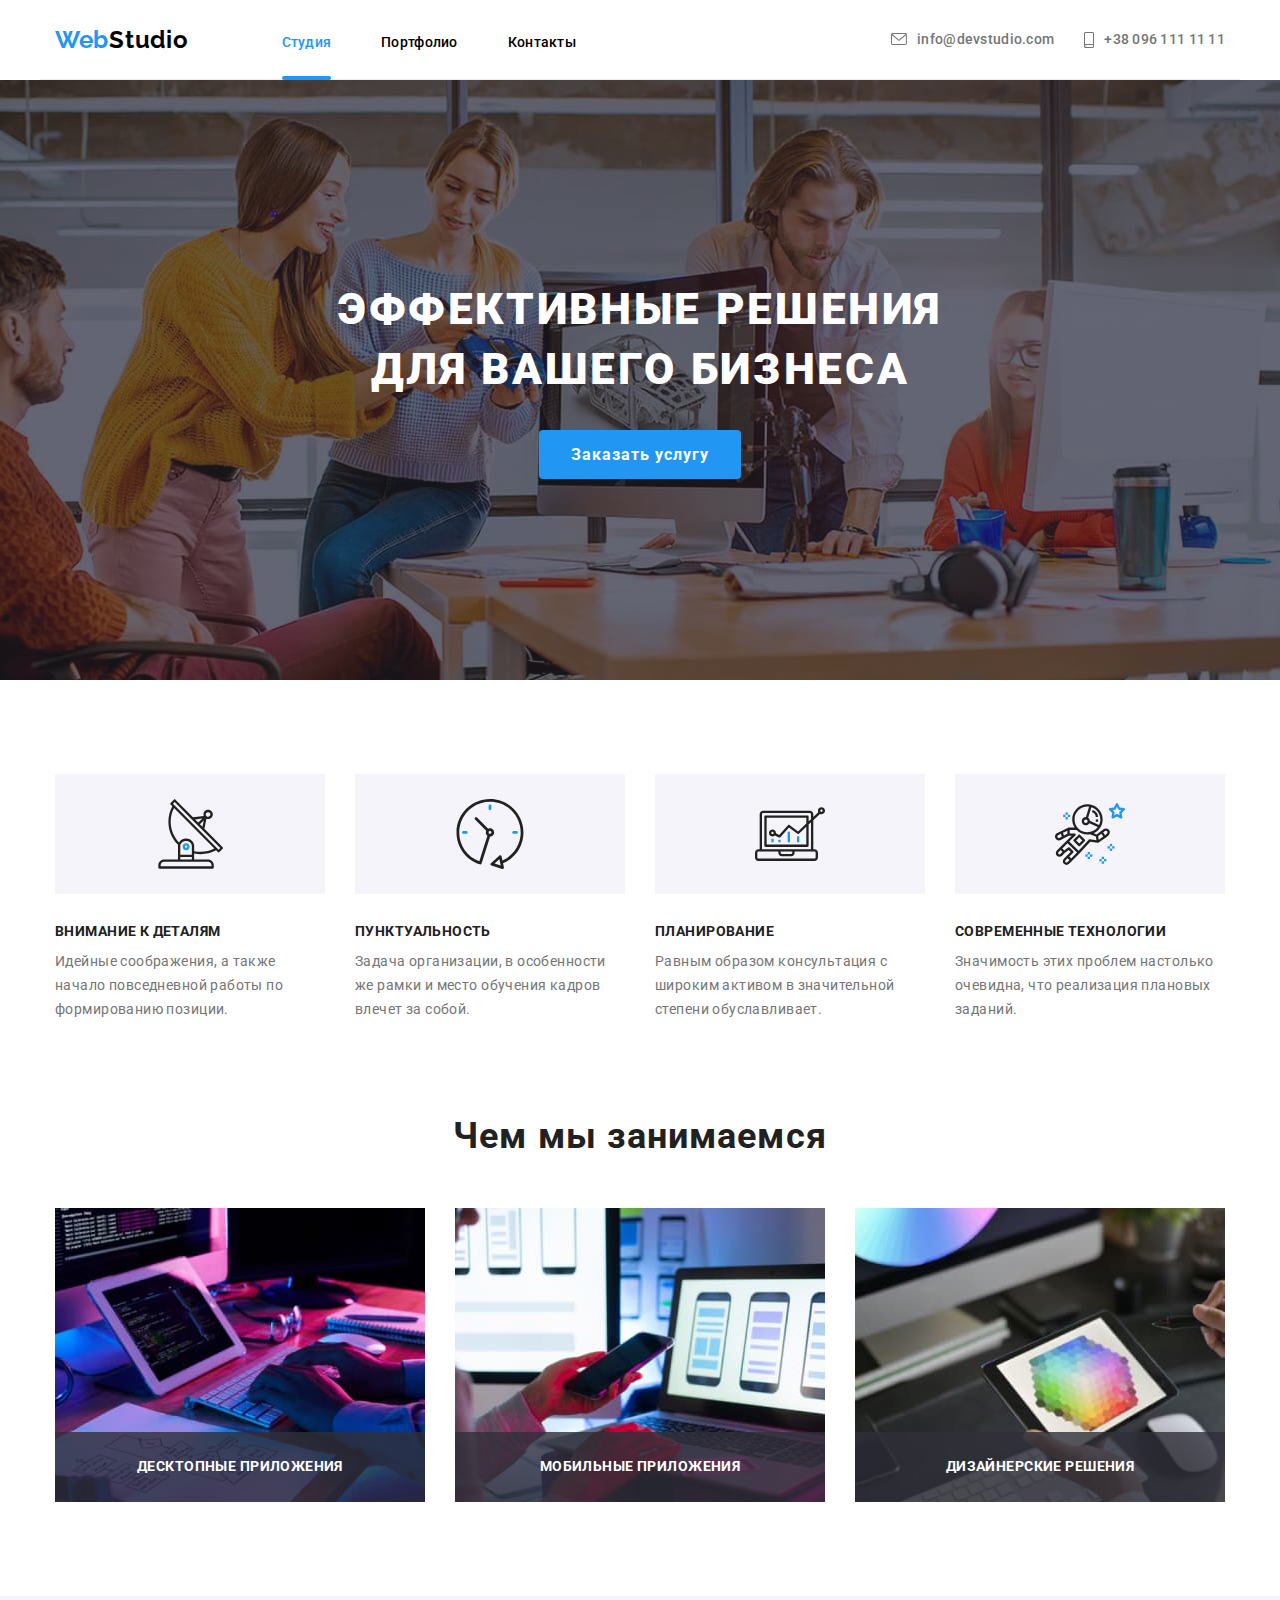
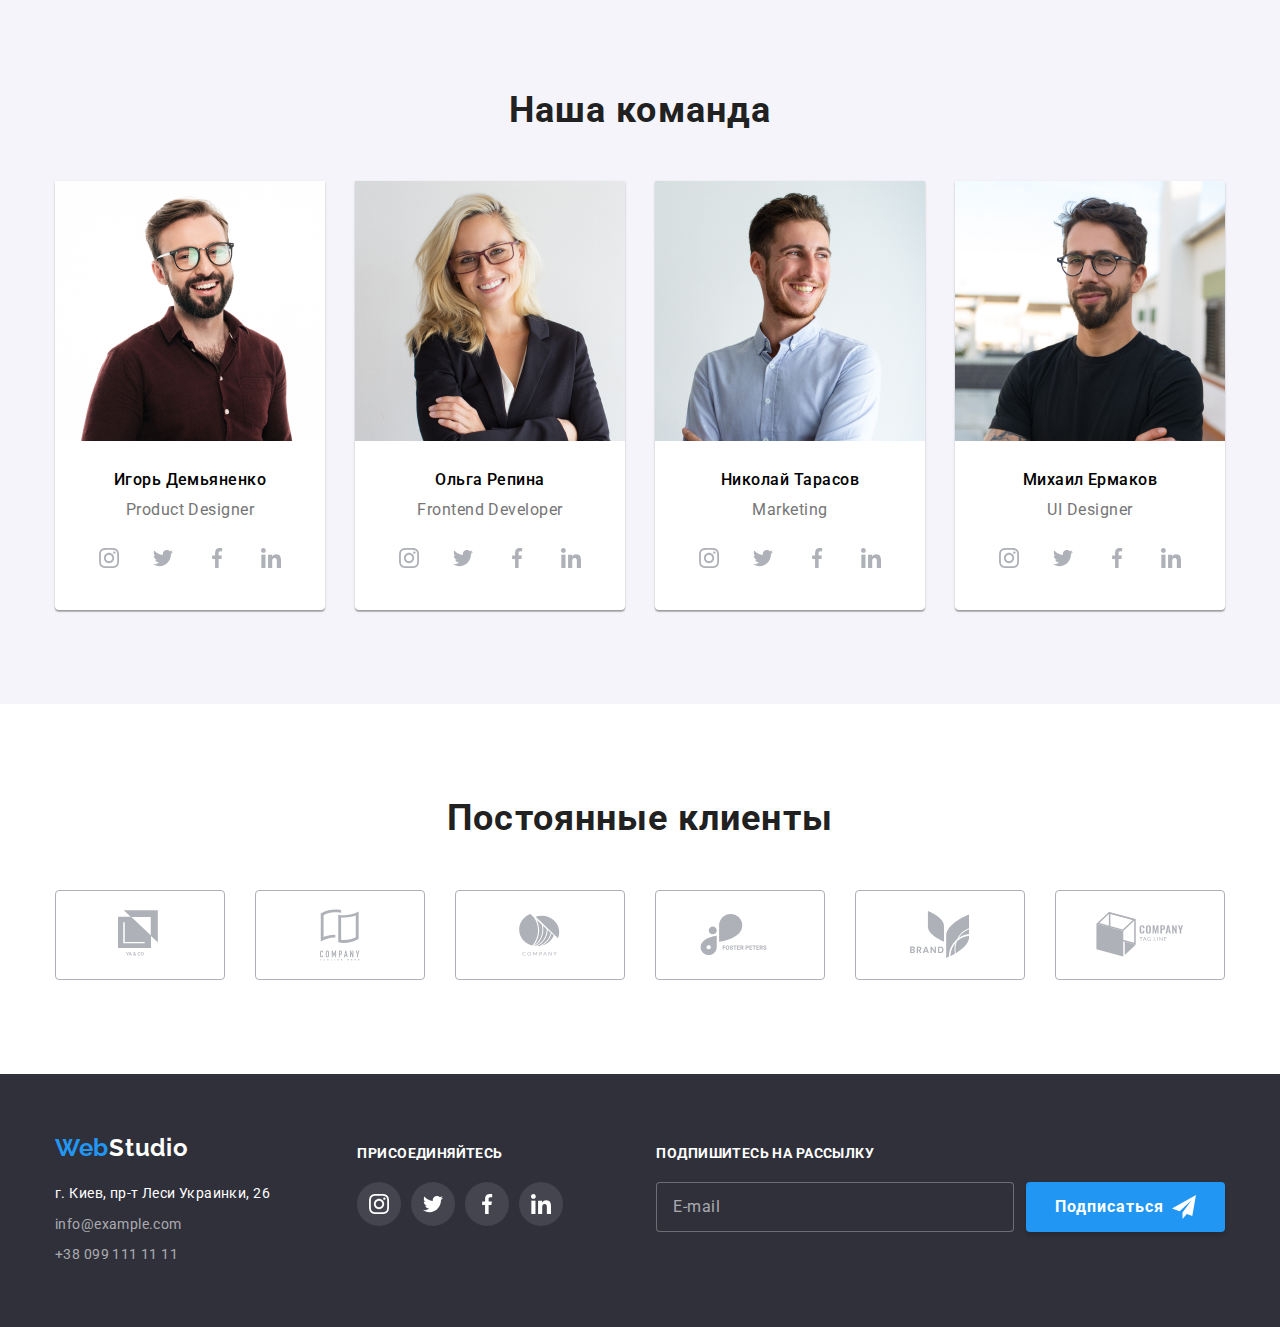
<file: index.html>
<!DOCTYPE html>
<html lang="ru">
<head>
    <meta charset="UTF-8">
    <meta name="viewport" content="width=device-width, initial-scale=1.0">
    <title>WebStudio</title>
    <link rel="stylesheet" href="https://cdnjs.cloudflare.com/ajax/libs/modern-normalize/1.0.0/modern-normalize.min.css">
    <link rel="stylesheet" href="./css/main.min.css">
    <link rel="preconnect" href="https://fonts.gstatic.com">
    <link href="https://fonts.googleapis.com/css2?family=Raleway:wght@700&family=Roboto:wght@400;500;700;900&display=swap"
        rel="stylesheet">
</head>
<body>
    <header class="page-header">
        <div class="header-tumb">
            <div class="menu-container" data-menu>
                    <ul class="menu-container-list">
                        <li class="navigation-item ">
                            <a class="navigation-link current" href="index.html">Студия</a>
                        </li>
                        <li class="navigation-item">
                            <a class="navigation-link" href="portfolio.html">Портфолио</a>
                        </li>
                        <li class="navigation-item">
                            <a class="navigation-link" href="#contacts">Контакты</a>
                        </li>
                    </ul>
                    <address class="menu-container-address">
                        <ul class="header-address-list">
                            <li class="header-address-item">
                                <a class="header-mail" href="mailto:info@devstudio.com">
                                    <svg class="envelope-svg" width="16" height="12">
                                        <use href="./images/sprite.svg#envelope"></use>
                                    </svg>
                                    info@devstudio.com</a>
                            </li>
                            <li class="header-address-item">
                                <a class="header-tel" href="tel:+380961111111">
                                    <svg class="smartphone-svg" width="10" height="16">
                                        <use href="./images/sprite.svg#smartphone"></use>
                                    </svg>
                                    +38 096 111 11 11</a>
                            </li>
                        </ul>
                    </address>
            </div>
            <div class="header-wrapper">
                <a href="index.html" class="logo" aria-label="логотип сайта"><span class="logo-part">Web</span>Studio</a>
                <nav class="navigation">
                    <ul class="navigation-list">
                        <li class="navigation-item">
                            <a class="navigation-link current" href="index.html">Студия</a>
                        </li>
                        <li class="navigation-item">
                            <a class="navigation-link" href="portfolio.html">Портфолио</a>
                        </li>
                        <li class="navigation-item">
                            <a class="navigation-link" href="#contacts">Контакты</a>
                        </li>
                    </ul>
                    <button type="button" class="nav-button is-open" aria-expanded="false" data-menu-button>
                        <svg width="40" height="40px" aria-label="Переключатель мобильного меню">
                            <use class="icon-menu" href="./images/sprite.svg#icon-menu_40px"></use>
                            <use class="icon-cross" href="./images/sprite.svg#icon-close_40px"></use>
                        </svg>
                    </button>
                </nav>
                <address class="header-address">
                    <ul class="header-address-list">
                        <li class="header-address-item">
                            <a class="header-mail" href="mailto:info@devstudio.com">
                                <svg class="envelope-svg" width="16" height="12">
                                    <use href="./images/sprite.svg#envelope"></use>
                                </svg>
                                info@devstudio.com</a>
                        </li>
                        <li class="header-address-item">
                            <a class="header-tel" href="tel:+380961111111">
                                <svg class="smartphone-svg" width="10" height="16">
                                    <use href="./images/sprite.svg#smartphone"></use>
                                </svg>
                                +38 096 111 11 11</a>
                        </li>
                    </ul>
                </address>
            </div>
        </div>
    </header>
    <main>
        <!--Hero-->
        <section class="hero">  
            <h1 class="hero-title">Эффективные решения<br> для вашего бизнеса</h1>
            <button class="hero-button" data-modal-open>Заказать услугу</button>
        </section>
            <h2 class="visually-hidden">Это мой заголовок h2</h2>
            <!--Advanteges-->
        <section class="advantages">
            <div class="container">
                <ul class="advantages-list">
                    <li class="advantages-item">
                        <div class="advantages-group">
                            <svg class="group-svg" width="65" height="70">
                                <use href="./images/sprite.svg#group"></use>
                            </svg>
                        </div>
                        <h3 class="advantages-title">Внимание к деталям</h3>
                        <p class="advantages-title-description">Идейные соображения, а также начало повседневной работы по формированию
                            позиции.</p>
                    </li>
                    <li class="advantages-item">
                        <div class="advantages-group">
                            <svg class="group-svg" width="70" height="70">
                                <use href="./images/sprite.svg#clock"></use>
                            </svg>
                        </div>
                        <h3 class="advantages-title">Пунктуальность</h3>
                        <p class="advantages-title-description">Задача организации, в особенности же рамки и место обучения кадров
                            влечет за собой.</p>
                    </li>
                    <li class="advantages-item">
                        <div class="advantages-group">
                            <svg class="group-svg" width="70" height="70">
                                <use href="./images/sprite.svg#diagram"></use>
                            </svg>
                        </div>
                        <h3 class="advantages-title">Планирование</h3>
                        <p class="advantages-title-description">Равным образом консультация с широким активом в значительной степени
                            обуславливает.</p>
                    </li>
                    <li class="advantages-item">
                        <div class="advantages-group">
                            <svg class="group-svg" width="70" height="70">
                                <use href="./images/sprite.svg#astronaut"></use>
                            </svg>
                        </div>
                        <h3 class="advantages-title">Современные технологии</h3>
                        <p class="advantages-title-description">Значимость этих проблем настолько очевидна, что реализация плановых
                            заданий.</p>
                    </li>
                </ul>
            </div>
        </section> 
            <!--Our works examples-->
        <section class="our-works">
           <div class="container">
                <h2 class="title">Чем мы занимаемся</h2>
                <ul class="examples-list">
                    <li class="examples-item">
                        <picture>
                            <source
                            srcset="./images/example.jpg 1x, ./images/example@2x.jpg 2x" media="(min-width: 1200px)">
                            <img class="example-img" src="./images/example.jpg" alt="Пример работы" width="370" height="294">
                        </picture>
                        <p class="examples-overlay">Десктопные приложения</p>
                    </li>
                    <li class="examples-item">
                        <picture>
                            <source 
                            srcset="./images/example2.jpg 1x, ./images/example2@2x.jpg 2x" media="(min-width: 1200px)">
                            <img class="example-img" src="./images/example2.jpg" alt="Пример работы" width="370" height="294">
                        </picture>
                        <p class="examples-overlay">Мобильные приложения</p>
                    </li>
                    <li class="examples-item">
                        <picture>
                            <source
                             srcset="./images/example3.jpg 1x, ./images/example3@2x.jpg 2x" media="(min-width: 1200px)">
                            <img class="example-img" src="./images/example3.jpg" alt="Пример работы" width="370" height="294">
                        </picture>
                        <p class="examples-overlay">Дизайнерские решения</p>
                    </li>
                </ul>
           </div>
        </section>
            <!--Our team-->
        <section class="our-team">
            <div class="container">
                <h2 class="title">Наша команда</h2>
                <ul class="our-team-list">
                    <li class="our-team-item">
                        <picture class="our-team-pictures">
                            <source srcset="./images/team-desktop.jpg 1x, ./images/team-desktop@2x.jpg 2x" media="(min-width: 1200px)">
                            <source 
                            srcset="./images/team-tablet.jpg 1x, ./images/team-tablet@2x.jpg 2x" media="(min-width: 768px)">
                            <source
                             srcset="./images/team-mobile.jpg 1x, ./images/team-mobile@2x.jpg 2x" media="(min-width: 320px)">
                            <img class="our-team-img" src="./images/team-mobile.jpg" alt="фото сотрудника" >
                        </picture>
                        <div class="our-team-element">
                            <h3 class="team-title">Игорь Демьяненко</h3>
                            <p class="team-description">Product Designer</p>
                            <ul class="social-list">
                                <li class="social-list-item">
                                    <a class="social-list-link" href="">
                                        <svg class="social-logo"  width="20" height="20">
                                            <use href="./images/sprite.svg#instagram"></use>
                                        </svg>
                                    </a>
                                </li>
                                <li class="social-list-item">
                                    <a class="social-list-link" href="">
                                        <svg class="social-logo" width="20" height="20">
                                            <use href="./images/sprite.svg#twitter"></use>
                                        </svg>
                                    </a>
                                </li>
                                <li class="social-list-item">
                                    <a class="social-list-link" href="">
                                        <svg class="social-logo" width="20" height="20">
                                            <use href="./images/sprite.svg#facebook"></use>
                                        </svg>
                                    </a>
                                </li>
                                <li class="social-list-item">
                                    <a class="social-list-link" href="">
                                        <svg class="social-logo" width="20" height="20">
                                            <use href="./images/sprite.svg#linkedin"></use>
                                        </svg>
                                    </a>
                                </li>
                            </ul>
                        </div>
                    </li>
                    <li class="our-team-item">
                        <picture>
                            <source srcset="./images/team-desktop(2).jpg 1x, ./images/team-desktop(2)@2x.jpg 2x" media="(min-width: 1200px)">
                            <source srcset="./images/team-tablet(2).jpg 1x, ./images/team-tablet(2)@2x.jpg 2x" media="(min-width: 768px)">
                            <source srcset="./images/team-mobile(2).jpg 1x, ./images/team-mobile(2)@2x.jpg 2x" media="(min-width: 320px)">
                            <img class="our-team-img" src="./images/team-mobile(2).jpg" alt="фото сотрудника">
                        </picture>
                        <div class="our-team-element">
                            <h3 class="team-title">Ольга Репина</h3>
                            <p class="team-description">Frontend Developer</p>
                            <ul class="social-list">
                                <li class="social-list-item">
                                    <a class="social-list-link" href="">
                                        <svg class="social-logo" width="20" height="20">
                                            <use href="./images/sprite.svg#instagram"></use>
                                        </svg>
                                    </a>
                                </li>
                                <li class="social-list-item">
                                    <a class="social-list-link" href="">
                                        <svg class="social-logo" width="20" height="20">
                                            <use href="./images/sprite.svg#twitter"></use>
                                        </svg>
                                    </a>
                                </li>
                                <li class="social-list-item">
                                    <a class="social-list-link" href="">
                                        <svg class="social-logo" width="20" height="20">
                                            <use href="./images/sprite.svg#facebook"></use>
                                        </svg>
                                    </a>
                                </li>
                                <li class="social-list-item">
                                    <a class="social-list-link" href="">
                                        <svg class="social-logo" width="20" height="20">
                                            <use href="./images/sprite.svg#linkedin"></use>
                                        </svg>
                                    </a>
                                </li>
                            </ul>
                        </div>
                    </li>
                    <li class="our-team-item">
                        <picture>
                            <source srcset="./images/team-desktop(3).jpg 1x, ./images/team-desktop(3)@2x.jpg 2x" media="(min-width: 1200px)">
                            <source srcset="./images/team-tablet(3).jpg 1x, ./images/team-tablet(3)@2x.jpg 2x" media="(min-width: 768px)">
                            <source srcset="./images/team-mobile(3).jpg 1x, ./images/team-mobile(3)@2x.jpg 2x" media="(min-width: 320px)">
                            <img class="our-team-img" src="./images/team-mobile(3).jpg" alt="фото сотрудника">
                        </picture>
                        <div class="our-team-element">
                            <h3 class="team-title">Николай Тарасов</h3>
                            <p class="team-description">Marketing</p>
                            <ul class="social-list">
                                <li class="social-list-item">
                                    <a class="social-list-link" href="">
                                        <svg class="social-logo" width="20" height="20">
                                            <use href="./images/sprite.svg#instagram"></use>
                                        </svg>
                                    </a>
                                </li>
                                <li class="social-list-item">
                                    <a class="social-list-link" href="">
                                        <svg class="social-logo" width="20" height="20">
                                            <use href="./images/sprite.svg#twitter"></use>
                                        </svg>
                                    </a>
                                </li>
                                <li class="social-list-item">
                                    <a class="social-list-link" href="">
                                        <svg class="social-logo" width="20" height="20">
                                            <use href="./images/sprite.svg#facebook"></use>
                                        </svg>
                                    </a>
                                </li>
                                <li class="social-list-item">
                                    <a class="social-list-link" href="">
                                        <svg class="social-logo" width="20" height="20">
                                            <use href="./images/sprite.svg#linkedin"></use>
                                        </svg>
                                    </a>
                                </li>
                            </ul>
                        </div>
                    </li>
                    <li class="our-team-item">
                        <picture>
                            <source srcset="./images/team-desktop(4).jpg 1x, ./images/team-desktop(4)@2x.jpg 2x" media="(min-width: 1200px)">
                            <source srcset="./images/team-tablet(4).jpg 1x, ./images/team-tablet(4)@2x.jpg 2x" media="(min-width: 768px)">
                            <source srcset="./images/team-mobile(4).jpg 1x, ./images/team-mobile(4)@2x.jpg 2x" media="(min-width: 320px)">
                            <img class="our-team-img" src="./images/team-mobile(4).jpg" alt="фото сотрудника">
                        </picture>
                        <div class="our-team-element">
                            <h3 class="team-title">Михаил Ермаков</h3>
                            <p class="team-description">UI Designer</p>
                            <ul class="social-list">
                                <li class="social-list-item">
                                    <a class="social-list-link" href="">
                                        <svg class="social-logo" width="20" height="20">
                                            <use href="./images/sprite.svg#instagram"></use>
                                        </svg>
                                    </a>
                                </li>
                                <li class="social-list-item">
                                    <a class="social-list-link" href="">
                                        <svg class="social-logo" width="20" height="20">
                                            <use href="./images/sprite.svg#twitter"></use>
                                        </svg>
                                    </a>
                                </li>
                                <li class="social-list-item">
                                    <a class="social-list-link" href="">
                                        <svg class="social-logo" width="20" height="20">
                                            <use href="./images/sprite.svg#facebook"></use>
                                        </svg>
                                    </a>
                                </li>
                                <li class="social-list-item">
                                    <a class="social-list-link" href="">
                                        <svg class="social-logo" width="20" height="20">
                                            <use href="./images/sprite.svg#linkedin"></use>
                                        </svg>
                                    </a>
                                </li>
                            </ul>
                        </div>
                    </li>
                </ul>
            </div>
        </section>

        <!--Our clients-->
        <section class="our-clients">
            <div class="container">
                <h2 class="title">Постоянные клиенты</h2>
                <ul class="clients-list">
                    <li class="clients-list-item">
                        <a class="clients-list-link" href="">
                            <svg class="clients-logo" width="44" height="49">
                                <use href="./images/sprite.svg#logo1"></use>
                            </svg>
                        </a>
                    </li>
                    <li class="clients-list-item">
                        <a class="clients-list-link" href="">
                            <svg class="clients-logo" width="40" height="52">
                                <use href="./images/sprite.svg#logo2"></use>
                            </svg>
                        </a>
                    </li>
                    <li class="clients-list-item">
                        <a class="clients-list-link" href="">
                            <svg class="clients-logo" width="41" height="42">
                                <use href="./images/sprite.svg#logo3"></use>
                            </svg>
                        </a>
                    </li>
                    <li class="clients-list-item">
                        <a class="clients-list-link" href="">
                            <svg class="clients-logo" width="80" height="42">
                                <use href="./images/sprite.svg#logo4"></use>
                            </svg>
                        </a>
                    </li>
                    <li class="clients-list-item">
                        <a class="clients-list-link" href="">
                            <svg class="clients-logo" width="59" height="47">
                                <use href="./images/sprite.svg#logo5"></use>
                            </svg>
                        </a>
                    </li>
                    <li class="clients-list-item">
                        <a class="clients-list-link" href="">
                            <svg class="clients-logo" width="88" height="45">
                                <use href="./images/sprite.svg#logo6"></use>
                            </svg>
                        </a>
                    </li>
                </ul>
            </div>
        </section>
    </main>
       
     <footer>
        <div class="container footer-wrapper">
            <div class="footer-address-social-wrapper">
                <div class="footer-address">
                    <a href="index.html" class="logo footer-logo" aria-label="логотип сайта"><span
                            class="logo-part">Web</span>Studio</a>
                    <address id="contacts">
                        <ul class="footer-address-list">
                            <li class="footer-address-item">г. Киев, пр-т Леси Украинки, 26</li>
                            <li class="footer-address-item">
                                <a class="footer-address-link" href="mailto:info@example.com">info@example.com</a>
                            </li>
                            <li class="footer-address-item">
                                <a class="footer-address-link" href="tel:+380991111111">+38 099 111 11 11</a>
                            </li>
                        </ul>
                    </address>
                </div>
                <div class="footer-social">
                    <h3 class="footer-social-title">присоединяйтесь</h3>
                    <ul class="footer-social-list">
                        <li class="footer-social-item">
                            <a class="footer-social-link" href="">
                                <svg class="footer-social-logo" width="20" height="20">
                                    <use href="./images/sprite.svg#instagram"></use>
                                </svg>
                            </a>
                        </li>
                        <li class="footer-social-item">
                            <a class="footer-social-link" href="">
                                <svg class="footer-social-logo" width="20" height="20">
                                    <use href="./images/sprite.svg#twitter"></use>
                                </svg>
                            </a>
                        </li>
                        <li class="footer-social-item">
                            <a class="footer-social-link" href="">
                                <svg class="footer-social-logo" width="20" height="20">
                                    <use href="./images/sprite.svg#facebook"></use>
                                </svg>
                            </a>
                        </li>
                        <li class="footer-social-item">
                            <a class="footer-social-link" href="">
                                <svg class="footer-social-logo" width="20" height="20">
                                    <use href="./images/sprite.svg#linkedin"></use>
                                </svg>
                            </a>
                        </li>
                    </ul>
                </div>
            </div>

            <form class="footer-form" action="#">
                <h3 class="footer-form-title">Подпишитесь на рассылку</h3>
                <div class="footer-form-wrapper">
                    <label>
                        <input class="footer-form-input" type="email" placeholder="E-mail">
                    </label>
                    <button class="footer-form-btn" type="submit">Подписаться
                        <svg class="footer-form-svg" width="24" height="24">
                            <use href="./images/sprite.svg#icon-send"></use>
                        </svg>
                    </button>
                </div>
            </form>
        </div>
    </footer>
    <div class="backdrop is-hidden" data-modal>
        <div class="modal">
            <b class="modal-title">Оставьте свои данные, мы вам перезвоним</b>
            <form class="modal-form">
                <label class="modal-form-field">
                    <span class="modal-form-font">Имя</span>
                    <span class="modal-form-input-wrapper">
                        <input class="modal-form-input" type="text" name="user_name">
                        <svg class="modal-form-icon">
                            <use href="./images/sprite.svg#person-black"></use>
                        </svg>
                    </span>
                </label>
                <label class="modal-form-field">
                    <span class="modal-form-font">Телефон</span>
                    <span class="modal-form-input-wrapper">
                        <input class="modal-form-input" type="tel" name="user_tel">
                        <svg class="modal-form-icon">
                            <use href="./images/sprite.svg#phone-black"></use>
                        </svg>
                    </span>
                </label>
                <label class="modal-form-field">
                    <span class="modal-form-font">Почта</span>
                    <span class="modal-form-input-wrapper">
                        <input class="modal-form-input" type="email" name="user_mail">
                        <svg class="modal-form-icon">
                            <use href="./images/sprite.svg#email-black"></use>
                        </svg>
                    </span>
                </label>
                <label class="modal-form-massage-field">
                    <span class="modal-form-font">Комментарий</span>
                    <textarea class="modal-form-message" name="user_text" placeholder="Введите текст"></textarea>
                </label>
                    <input class="modal-form-policy visually-hidden" id="user-policy" type="checkbox" name="user_policy"
                        value="accept-policy">
                    <label class="modal-form-policy-text" for="user-policy">
                        <span class="modal-policy-text">Соглашаюсь с рассылкой и принимаю</span>
                        <a class="modal-policy-link" href="#">Условия договора</a>
                    </label>
                <button class="modal-form-btn" type="submit">Отправить</button>
            </form>
            <button class="modal-button" data-modal-close>
                <svg class="modal-cross" width="18" height="18">
                    <use href="./images/sprite.svg#cross"></use>
                </svg>
            </button>
        </div>
    </div>
    <script src="./js/menu.js"></script>
    <script src="./js/modal.js"></script>
</body>
</html>
</file>
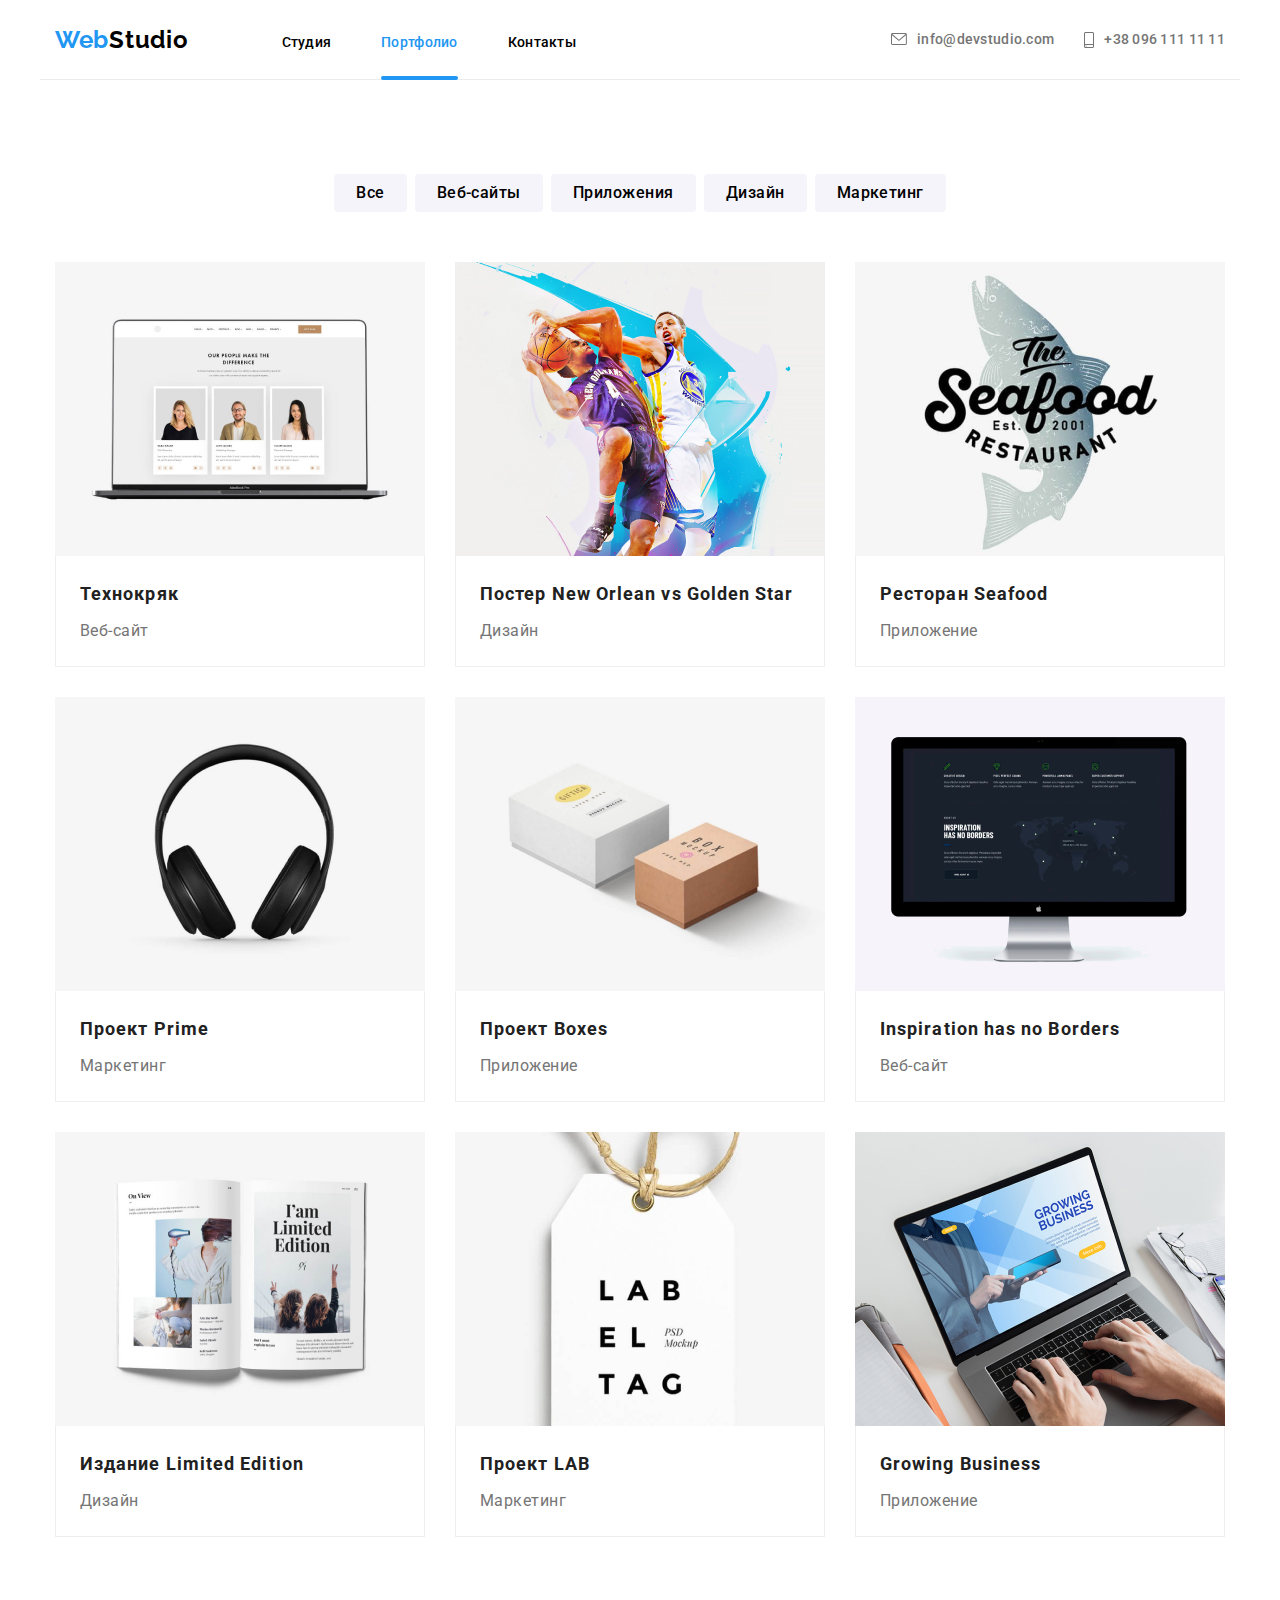
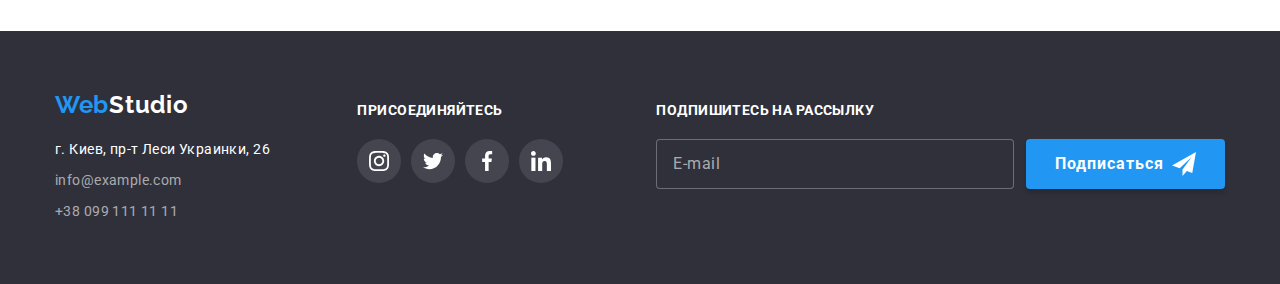
<file: portfolio.html>
<!DOCTYPE html>
        <html lang="ru">
        <head>
            <meta charset="UTF-8">
            <meta name="viewport" content="width=device-width, initial-scale=1.0">
            <title>WebStudio</title>
            <link rel="stylesheet" href="https://cdnjs.cloudflare.com/ajax/libs/modern-normalize/1.0.0/modern-normalize.min.css">
            <link rel="stylesheet" href="./css/main.min.css">
            <link rel="preconnect" href="https://fonts.gstatic.com">
            <link href="https://fonts.googleapis.com/css2?family=Raleway:wght@700&family=Roboto:wght@400;500;700;900&display=swap"
                rel="stylesheet">
        </head>
            
        <body>
            <header class="page-header">
                <div class="header-tumb">
                    <div class="menu-container" data-menu>
                        <ul class="menu-container-list">
                            <li class="navigation-item">
                                <a class="navigation-link" href="index.html">Студия</a>
                            </li>
                            <li class="navigation-item">
                                <a class="navigation-link current" href="portfolio.html">Портфолио</a>
                            </li>
                            <li class="navigation-item">
                                <a class="navigation-link" href="#contacts">Контакты</a>
                            </li>
                        </ul>
                        <address class="menu-container-address">
                            <ul class="header-address-list">
                                <li class="header-address-item">
                                    <a class="header-mail" href="mailto:info@devstudio.com">
                                        <svg class="envelope-svg" width="16" height="12">
                                            <use href="./images/sprite.svg#envelope"></use>
                                        </svg>
                                        info@devstudio.com</a>
                                </li>
                                <li class="header-address-item">
                                    <a class="header-tel" href="tel:+380961111111">
                                        <svg class="smartphone-svg" width="10" height="16">
                                            <use href="./images/sprite.svg#smartphone"></use>
                                        </svg>
                                        +38 096 111 11 11</a>
                                </li>
                            </ul>
                        </address>
                    </div>
                    <div class="header-wrapper">
                        <a href="index.html" class="logo" aria-label="логотип сайта"><span class="logo-part">Web</span>Studio</a>
                        <nav class="navigation">
                            <ul class="navigation-list">
                                <li class="navigation-item">
                                    <a class="navigation-link" href="index.html">Студия</a>
                                </li>
                                <li class="navigation-item">
                                    <a class="navigation-link current" href="portfolio.html">Портфолио</a>
                                </li>
                                <li class="navigation-item">
                                    <a class="navigation-link" href="#contacts">Контакты</a>
                                </li>
                            </ul>
                            <button type="button" class="nav-button is-open" aria-expanded="false" data-menu-button>
                                <svg width="40" height="40px" aria-label="Переключатель мобильного меню">
                                    <use class="icon-menu" href="./images/sprite.svg#icon-menu_40px"></use>
                                    <use class="icon-cross" href="./images/sprite.svg#icon-close_40px"></use>
                                </svg>
                            </button>
                        </nav>
                        <address class="header-address">
                            <ul class="header-address-list">
                                <li class="header-address-item">
                                    <a class="header-mail" href="mailto:info@devstudio.com">
                                        <svg class="envelope-svg" width="16" height="12">
                                            <use href="./images/sprite.svg#envelope"></use>
                                        </svg>
                                        info@devstudio.com</a>
                                </li>
                                <li class="header-address-item">
                                    <a class="header-tel" href="tel:+380961111111">
                                        <svg class="smartphone-svg" width="10" height="16">
                                            <use href="./images/sprite.svg#smartphone"></use>
                                        </svg>
                                        +38 096 111 11 11</a>
                                </li>
                            </ul>
                        </address>
                    </div>
                </div>
            </header>
            <h1 class="visually-hidden">portfolio</h1>
            <main>
                <!--PORTFOLIO-->
                <section class="portfolio">
                  <div class="container">
                    <ul class="filter">
                        <li class="filter-list">
                            <button class="btn" type="button">Все</button>
                        </li>
                        <li class="filter-list">
                            <button class="btn" type="button">Веб-сайты</button>
                        </li>
                        <li class="filter-list">
                            <button class="btn" type="button">Приложения</button>
                        </li>
                        <li class="filter-list">
                            <button class="btn" type="button">Дизайн</button>
                        </li>
                        <li class="filter-list">
                            <button class="btn" type="button">Маркетинг</button>
                        </li>
                    </ul>
                  </div>
                  <div class="container">
                    <ul class="portfolio-list">
                        <li class="portfolio-item">
                            <a class="portfolio-link" href="">
                                <div class="portfolio-img-overlay">
                                    <picture>
                                        <source 
                                        srcset="./images/images-portfolio/desktop-portfolio.jpg 1x, ./images/images-portfolio/desktop-portfolio@2x.jpg 2x" 
                                        media="(min-width: 1200px)">
                                        <source 
                                        srcset="./images/images-portfolio/tablet-portfolio.jpg 1x, ./images/images-portfolio/tablet-portfolio@2x.jpg 2x" 
                                        media="(min-width: 768px)">
                                        <source 
                                        srcset="./images/images-portfolio/mobile-portfolio.jpg 1x, ./images/images-portfolio/mobile-portfolio@2x.jpg 2x" 
                                        media="(min-width: 320px)">
                                        <img class="portfolio-img" src="./images/images-portfolio/mobile-portfolio.jpg" alt="пример портфолио">
                                    </picture>
                                    <p class="overlay">Технокряк это современная площадка распространения коронавируса. Компании используют эту платформу
                                        для цифрового
                                        шпионажа и атак на защищённые сервера конкурентов.</p>
                                </div>
                                <div class="portfolio-item-description portfolio-item-description-tablet">
                                    <h2 class="portfolio-title">Технокряк</h2>
                                    <p class="portfolio-description">Веб-сайт</p>
                                </div>
                            </a>
                        </li>
                        <li class="portfolio-item">
                            <a class="portfolio-link" href="">
                                <div class="portfolio-img-overlay">
                                    <picture>
                                        <source
                                            srcset="./images/images-portfolio/desktop-portfolio(2).jpg 1x, ./images/images-portfolio/desktop-portfolio(2)@2x.jpg 2x"
                                            media="(min-width: 1200px)">
                                        <source
                                            srcset="./images/images-portfolio/tablet-portfolio(2).jpg 1x, ./images/images-portfolio/tablet-portfolio(2)@2x.jpg 2x"
                                            media="(min-width: 768px)">
                                        <source
                                            srcset="./images/images-portfolio/mobile-portfolio(2).jpg 1x, ./images/images-portfolio/mobile-portfolio(2)@2x.jpg 2x"
                                            media="(min-width: 320px)">
                                        <img class="portfolio-img" src="./images/images-portfolio/mobile-portfolio(2).jpg" alt="пример портфолио">
                                    </picture>
                                    <p class="overlay">Технокряк это современная площадка распространения коронавируса. Компании используют эту платформу
                                        для цифрового
                                        шпионажа и атак на защищённые сервера конкурентов.</p>
                                </div>
                                <div class="portfolio-item-description">
                                    <h2 class="portfolio-title">Постер New Orlean vs Golden Star</h2>
                                    <p class="portfolio-description">Дизайн</p>
                                </div>
                            </a>
                        </li>
                        <li class="portfolio-item">
                            <a class="portfolio-link" href="">
                                <div class="portfolio-img-overlay">
                                    <picture>
                                        <source
                                            srcset="./images/images-portfolio/desktop-portfolio(3).jpg 1x, ./images/images-portfolio/desktop-portfolio(3)@2x.jpg 2x"
                                            media="(min-width: 1200px)">
                                        <source
                                            srcset="./images/images-portfolio/tablet-portfolio(3).jpg 1x, ./images/images-portfolio/tablet-portfolio(3)@2x.jpg 2x"
                                            media="(min-width: 768px)">
                                        <source
                                            srcset="./images/images-portfolio/mobile-portfolio(3).jpg 1x, ./images/images-portfolio/mobile-portfolio(3)@2x.jpg 2x"
                                            media="(min-width: 320px)">
                                        <img class="portfolio-img" src="./images/images-portfolio/mobile-portfolio(3).jpg" alt="пример портфолио">
                                    </picture>
                                    <p class="overlay">Технокряк это современная площадка распространения коронавируса. Компании используют эту платформу
                                        для цифрового
                                        шпионажа и атак на защищённые сервера конкурентов.</p>
                                </div>
                                <div class="portfolio-item-description">
                                    <h2 class="portfolio-title">Ресторан Seafood</h2>
                                    <p class="portfolio-description">Приложение</p>
                                </div>
                            </a>
                        </li>
                        <li class="portfolio-item">
                            <a class="portfolio-link" href="">
                                <div class="portfolio-img-overlay">
                                    <picture>
                                        <source
                                            srcset="./images/images-portfolio/desktop-portfolio(4).jpg 1x, ./images/images-portfolio/desktop-portfolio(4)@2x.jpg 2x"
                                            media="(min-width: 1200px)">
                                        <source
                                            srcset="./images/images-portfolio/tablet-portfolio(4).jpg 1x, ./images/images-portfolio/tablet-portfolio(4)@2x.jpg 2x"
                                            media="(min-width: 768px)">
                                        <source
                                            srcset="./images/images-portfolio/mobile-portfolio(4).jpg 1x, ./images/images-portfolio/mobile-portfolio(4)@2x.jpg 2x"
                                            media="(min-width: 320px)">
                                        <img class="portfolio-img" src="./images/images-portfolio/mobile-portfolio(4).jpg" alt="пример портфолио">
                                    </picture>
                                    <p class="overlay">Технокряк это современная площадка распространения коронавируса. Компании используют эту платформу
                                        для цифрового
                                        шпионажа и атак на защищённые сервера конкурентов.</p>
                                </div>
                                <div class="portfolio-item-description">
                                    <h2 class="portfolio-title">Проект Prime</h2>
                                    <p class="portfolio-description">Маркетинг</p>
                                </div>
                            </a>
                        </li>
                        <li class="portfolio-item">
                            <a class="portfolio-link" href="">
                                <div class="portfolio-img-overlay">
                                    <picture>
                                        <source
                                            srcset="./images/images-portfolio/desktop-portfolio(5).jpg 1x, ./images/images-portfolio/desktop-portfolio(5)@2x.jpg 2x"
                                            media="(min-width: 1200px)">
                                        <source
                                            srcset="./images/images-portfolio/tablet-portfolio(5).jpg 1x, ./images/images-portfolio/tablet-portfolio(5)@2x.jpg 2x"
                                            media="(min-width: 768px)">
                                        <source
                                            srcset="./images/images-portfolio/mobile-portfolio(5).jpg 1x, ./images/images-portfolio/mobile-portfolio(5)@2x.jpg 2x"
                                            media="(min-width: 320px)">
                                        <img class="portfolio-img" src="./images/images-portfolio/mobile-portfolio(5).jpg" alt="пример портфолио">
                                    </picture>
                                    <p class="overlay">Технокряк это современная площадка распространения коронавируса. Компании используют эту платформу
                                        для цифрового
                                        шпионажа и атак на защищённые сервера конкурентов.</p>
                                </div>
                                <div class="portfolio-item-description">
                                    <h2 class="portfolio-title">Проект Boxes</h2>
                                    <p class="portfolio-description">Приложение</p>
                                </div>
                            </a>
                        </li>
                        <li class="portfolio-item">
                            <a class="portfolio-link" href="">
                                <div class="portfolio-img-overlay">
                                    <picture>
                                        <source
                                            srcset="./images/images-portfolio/desktop-portfolio(6).jpg 1x, ./images/images-portfolio/desktop-portfolio(6)@2x.jpg 2x"
                                            media="(min-width: 1200px)">
                                        <source
                                            srcset="./images/images-portfolio/tablet-portfolio(6).jpg 1x, ./images/images-portfolio/tablet-portfolio(6)@2x.jpg 2x"
                                            media="(min-width: 768px)">
                                        <source
                                            srcset="./images/images-portfolio/mobile-portfolio(6).jpg 1x, ./images/images-portfolio/mobile-portfolio(6)@2x.jpg 2x"
                                            media="(min-width: 320px)">
                                        <img class="portfolio-img" src="./images/images-portfolio/mobile-portfolio(6).jpg" alt="пример портфолио">
                                    </picture>
                                    <p class="overlay">Технокряк это современная площадка распространения коронавируса. Компании используют эту платформу
                                        для цифрового
                                        шпионажа и атак на защищённые сервера конкурентов.</p>
                                </div>
                                <div class="portfolio-item-description">
                                    <h2 class="portfolio-title">Inspiration has no Borders</h2>
                                    <p class="portfolio-description">Веб-сайт</p>
                                </div>
                            </a>
                        </li>
                        <li class="portfolio-item">
                            <a class="portfolio-link" href="">
                                <div class="portfolio-img-overlay">
                                    <picture>
                                        <source
                                            srcset="./images/images-portfolio/desktop-portfolio(7).jpg 1x, ./images/images-portfolio/desktop-portfolio(7)@2x.jpg 2x"
                                            media="(min-width: 1200px)">
                                        <source
                                            srcset="./images/images-portfolio/tablet-portfolio(7).jpg 1x, ./images/images-portfolio/tablet-portfolio(7)@2x.jpg 2x"
                                            media="(min-width: 768px)">
                                        <source
                                            srcset="./images/images-portfolio/mobile-portfolio(7).jpg 1x, ./images/images-portfolio/mobile-portfolio(7)@2x.jpg 2x"
                                            media="(min-width: 320px)">
                                        <img class="portfolio-img" src="./images/images-portfolio/mobile-portfolio(7).jpg" alt="пример портфолио">
                                    </picture>
                                    <p class="overlay">Технокряк это современная площадка распространения коронавируса. Компании используют эту платформу
                                        для цифрового
                                        шпионажа и атак на защищённые сервера конкурентов.</p>
                                </div>
                                <div class="portfolio-item-description">
                                    <h2 class="portfolio-title">Издание Limited Edition</h2>
                                    <p class="portfolio-description">Дизайн</p>
                                </div>
                            </a>
                        </li>
                        <li class="portfolio-item">
                            <a class="portfolio-link" href="">
                                <div class="portfolio-img-overlay">
                                    <picture>
                                        <source
                                            srcset="./images/images-portfolio/desktop-portfolio(8).jpg 1x, ./images/images-portfolio/desktop-portfolio(8)@2x.jpg 2x"
                                            media="(min-width: 1200px)">
                                        <source
                                            srcset="./images/images-portfolio/tablet-portfolio(8).jpg 1x, ./images/images-portfolio/tablet-portfolio(8)@2x.jpg 2x"
                                            media="(min-width: 768px)">
                                        <source
                                            srcset="./images/images-portfolio/mobile-portfolio(8).jpg 1x, ./images/images-portfolio/mobile-portfolio(8)@2x.jpg 2x"
                                            media="(min-width: 320px)">
                                        <img class="portfolio-img" src="./images/images-portfolio/mobile-portfolio(8).jpg" alt="пример портфолио">
                                    </picture>
                                    <p class="overlay">Технокряк это современная площадка распространения коронавируса. Компании используют эту платформу
                                        для цифрового
                                        шпионажа и атак на защищённые сервера конкурентов.</p>
                                </div>
                                <div class="portfolio-item-description">
                                    <h2 class="portfolio-title">Проект LAB</h2>
                                    <p class="portfolio-description">Маркетинг</p>
                                </div>
                            </a>
                        </li>
                        <li class="portfolio-item">
                            <a class="portfolio-link" href="">
                                <div class="portfolio-img-overlay">
                                    <picture>
                                        <source
                                            srcset="./images/images-portfolio/desktop-portfolio(9).jpg 1x, ./images/images-portfolio/desktop-portfolio(9)@2x.jpg 2x"
                                            media="(min-width: 1200px)">
                                        <source
                                            srcset="./images/images-portfolio/tablet-portfolio(9).jpg 1x, ./images/images-portfolio/tablet-portfolio(9)@2x.jpg 2x"
                                            media="(min-width: 768px)">
                                        <source
                                            srcset="./images/images-portfolio/mobile-portfolio(9).jpg 1x, ./images/images-portfolio/mobile-portfolio(9)@2x.jpg 2x"
                                            media="(min-width: 320px)">
                                        <img class="portfolio-img" src="./images/images-portfolio/mobile-portfolio(9).jpg" alt="пример портфолио">
                                    </picture>
                                    <p class="overlay">Технокряк это современная площадка распространения коронавируса. Компании используют эту платформу
                                        для цифрового
                                        шпионажа и атак на защищённые сервера конкурентов.</p>
                                </div>
                                <div class="portfolio-item-description">
                                    <h2 class="portfolio-title">Growing Business</h2>
                                    <p class="portfolio-description">Приложение</p>
                                </div>
                            </a>
                        </li>
                    </ul>
                  </div>
                </section>

            </main>

            <footer>
                <div class="container footer-wrapper">
                    <div class="footer-address-social-wrapper">
                        <div class="footer-address">
                            <a href="index.html" class="logo footer-logo" aria-label="логотип сайта"><span
                                    class="logo-part">Web</span>Studio</a>
                            <address id="contacts">
                                <ul class="footer-address-list">
                                    <li class="footer-address-item">г. Киев, пр-т Леси Украинки, 26</li>
                                    <li class="footer-address-item">
                                        <a class="footer-address-link" href="mailto:info@example.com">info@example.com</a>
                                    </li>
                                    <li class="footer-address-item">
                                        <a class="footer-address-link" href="tel:+380991111111">+38 099 111 11 11</a>
                                    </li>
                                </ul>
                            </address>
                        </div>
                        <div class="footer-social">
                            <h3 class="footer-social-title">присоединяйтесь</h3>
                            <ul class="footer-social-list">
                                <li class="footer-social-item">
                                    <a class="footer-social-link" href="">
                                        <svg class="footer-social-logo" width="20" height="20">
                                            <use href="./images/sprite.svg#instagram"></use>
                                        </svg>
                                    </a>
                                </li>
                                <li class="footer-social-item">
                                    <a class="footer-social-link" href="">
                                        <svg class="footer-social-logo" width="20" height="20">
                                            <use href="./images/sprite.svg#twitter"></use>
                                        </svg>
                                    </a>
                                </li>
                                <li class="footer-social-item">
                                    <a class="footer-social-link" href="">
                                        <svg class="footer-social-logo" width="20" height="20">
                                            <use href="./images/sprite.svg#facebook"></use>
                                        </svg>
                                    </a>
                                </li>
                                <li class="footer-social-item">
                                    <a class="footer-social-link" href="">
                                        <svg class="footer-social-logo" width="20" height="20">
                                            <use href="./images/sprite.svg#linkedin"></use>
                                        </svg>
                                    </a>
                                </li>
                            </ul>
                        </div>
                    </div>
                    <form class="footer-form" action="#">
                        <h3 class="footer-form-title">Подпишитесь на рассылку</h3>
                        <div class="footer-form-wrapper">
                            <label>
                                <input class="footer-form-input" type="email" placeholder="E-mail">
                            </label>
                            <button class="footer-form-btn" type="submit">Подписаться
                                <svg class="footer-form-svg" width="24" height="24">
                                    <use href="./images/sprite.svg#icon-send""></use>
                                </svg>
                            </button>
                        </div>
                    </form>
                </div>
            </footer>
            <script src="./js/menu.js"></script>
        </body>
        </html>
</file>
<file: css/main.min.css>
.visually-hidden{position:absolute;width:1px;height:1px;margin:-1px;border:0;padding:0;white-space:nowrap;clip-path:inset(100%);clip:rect(0 0 0 0);overflow:hidden}body{font-family:"Roboto",sans-serif}h1,h2,h3,h4,h5,h6{margin:0}ul,ol{margin:0;padding:0;list-style:none}a{margin:0;padding:0;text-decoration:none}img{display:block}p{margin:0}.current::after{content:'';display:block;width:100%;height:4px;border-radius:4px;background-color:#2196f3;transform:translateY(8px);margin:0 auto}@media screen and (min-width: 768px){.current::after{transform:translateY(26px)}}.container{width:100%;padding:0 15px}@media screen and (min-width: 480px){.container{max-width:480px;margin:0 auto}}@media screen and (min-width: 768px){.container{max-width:768px}}@media screen and (min-width: 1200px){.container{max-width:1200px}}.title{font-weight:700;font-size:28px;line-height:1.17;text-align:center;letter-spacing:0.03em;color:#212121;margin-bottom:30px}@media screen and (min-width: 1200px){.title{margin-bottom:50px;font-size:36px;line-height:1.16}}.logo{font-family:'Raleway', sans-serif;font-weight:700;font-size:24px;line-height:1.16;letter-spacing:0.03em;color:#000000;transition:color 250ms cubic-bezier(0.4, 0, 0.2, 1)}.logo .logo-part{color:#2196f3}.logo:hover,.logo:focus{color:#2196f3}.social-list{display:flex;justify-content:space-between;width:206px;margin-top:16px;margin-left:auto;margin-right:auto}.social-list-link{display:flex;justify-content:center;align-items:center;width:44px;height:44px;border-radius:50%;color:#afb1b8;transition:color 250ms cubic-bezier(0.4, 0, 0.2, 1),background-color 250ms cubic-bezier(0.4, 0, 0.2, 1)}.social-list-link:hover,.social-list-link:focus{color:#ffffff;background-color:#2196f3}.social-logo{fill:currentColor}.navigation-link{margin-bottom:40px;position:relative;display:inline-block;font-weight:500;font-size:18px;line-height:1.16;letter-spacing:0.02em;color:var(--main-font-color);transition:color 250ms cubic-bezier(0.4, 0, 0.2, 1)}.navigation-link:hover,.navigation-link:focus{color:#2196f3}.navigation-item:first-child{margin-bottom:12px}.navigation-list{display:none}.menu-container-list .current{color:#2196f3}@media screen and (min-width: 768px){.navigation-list{display:flex}.navigation-list .current{color:#2196f3}.navigation-item:not(:last-child){margin-right:50px}.navigation-item:first-child{margin-bottom:0}.navigation-link{position:relative;font-weight:500;font-size:14px;line-height:1.14;letter-spacing:0.02em;color:var(--main-font-color);padding-top:30px;padding-bottom:20px;margin-bottom:0;transition:color 250ms cubic-bezier(0.4, 0, 0.2, 1)}.navigation-link:hover,.navigation-link:focus{color:#2196f3}}.envelope-svg{margin-right:10px;fill:currentColor}.smartphone-svg{margin-right:10px;fill:currentColor}.header-address{display:none}.header-address-item{margin-bottom:16px}.header-mail{width:200px;margin-bottom:16px}.header-tel{width:178px}.header-mail,.header-tel{margin:0 auto;display:flex;align-items:center;font-style:normal;font-weight:500;font-size:18px;line-height:1.16;letter-spacing:0.02em;color:#757575;transition:color 250ms cubic-bezier(0.4, 0, 0.2, 1)}.header-mail:hover,.header-mail:focus,.header-tel:hover,.header-tel:focus{color:#2196f3}@media screen and (min-width: 768px){.header-address-item{margin-bottom:0}.header-address{display:block}.header-mail{margin-bottom:10px}.header-mail,.header-tel{width:auto;display:flex;align-items:center;font-size:12px;line-height:1.16}.header-address{margin-left:84px}}@media screen and (min-width: 768px) and (max-width: 1199px){.envelope-svg{width:14px;height:10px}.smartphone-svg{width:10px;height:14px}}@media screen and (min-width: 1200px){.header-address{margin-left:auto}.header-address-list{display:flex}.header-address-item{margin:0}.header-mail{margin-bottom:0}.header-mail,.header-tel{font-size:14px;line-height:1.14}.header-tel{margin-left:30px}}.footer-social-title{margin-bottom:20px;font-family:Roboto;font-weight:700;font-size:14px;line-height:1.14;letter-spacing:0.03em;text-transform:uppercase;color:#fff}.footer-social-link{display:flex;justify-content:center;align-items:center;width:44px;height:44px;border-radius:50%;color:#fff;border-radius:50%;background-color:rgba(255,255,255,0.1);transition:color 250ms cubic-bezier(0.4, 0, 0.2, 1),background-color 250ms cubic-bezier(0.4, 0, 0.2, 1)}.footer-social-link:hover,.footer-social-link:focus{background-color:#2196f3}.footer-social-logo{fill:currentColor}.footer-social-list{display:flex;justify-content:center}.footer-social-item:not(:last-child){margin-right:10px}@media screen and (min-width: 320px) and (max-width: 767px){.footer-social{margin-top:60px}}@media screen and (min-width: 768px) and (max-width: 1200px){.footer-social{margin-top:6px}}@media screen and (min-width: 1200px){.footer-social{margin-top:12px}}.footer-address-item{font-style:normal;font-weight:400;font-size:14px;line-height:1.71;letter-spacing:0.03em;color:#fff}.footer-address-item:not(:last-child){margin-bottom:7px}.footer-address-link{font-style:normal;color:rgba(255,255,255,0.6)}.footer-logo{display:block;color:#fff;margin-bottom:20px}.footer-form{margin-top:60px}.footer-form-title{font-family:"Roboto",sans-serif;font-weight:700;font-size:14px;line-height:1.14;letter-spacing:0.03em;text-transform:uppercase;color:#fff}.footer-form-input{width:100%;height:50px;border:1px solid rgba(255,255,255,0.3);border-radius:4px;background-color:#2f303a;margin-top:20px;padding-left:16px}.footer-form-input::placeholder{font-family:"Roboto",sans-serif;font-style:400;font-weight:normal;font-size:16px;line-height:1.42;letter-spacing:0.03em;color:rgba(255,255,255,0.6)}.footer-form-input:not(:placeholder-shown){font-family:"Roboto",sans-serif;font-style:400;font-weight:normal;font-size:16px;line-height:1.42;letter-spacing:0.03em;color:rgba(255,255,255,0.6)}.footer-form-btn{display:flex;align-items:center;font-family:"Roboto",sans-serif;font-weight:700;font-size:16px;line-height:1.87;text-align:center;letter-spacing:0.06em;color:#fff;background-color:#2196f3;box-shadow:0px 4px 4px rgba(0,0,0,0.15);border:none;border-radius:4px;padding:10px 29px;margin:0 auto;margin-top:20px;cursor:pointer}.footer-form-svg{margin-left:8px}@media screen and (min-width: 768px){.footer-form-title{margin-top:60px}.footer-address-social-wrapper{display:flex;justify-content:space-between;margin:0 auto;width:593px}.footer-form{margin-top:0px}.footer-form-input{width:450px}}@media screen and (min-width: 1200px){.footer-form-title{margin-top:0}.footer-form{margin-top:12px;margin-left:93px}.footer-form-input{width:358px}.footer-form-input{width:358px}.footer-address-social-wrapper{width:513px;margin:0}.footer-form-wrapper{display:flex}.footer-form-btn{margin-left:12px}}.header-wrapper{z-index:999;display:flex;align-items:center;justify-content:space-between;width:100%;height:60px;padding-left:15px;padding-right:15px;background-color:#ffffff;border-bottom:1px solid #ececec}@media screen and (min-width: 320px) and (max-width: 767px){.header-wrapper{position:fixed;align-items:center}}.header-tumb{position:relative;height:60px}.nav-button{margin:0;padding:0;border:none;background-color:#ffffff}.nav-button:hover{fill:#2196f3;outline-style:none}.nav-button .icon-menu{display:none}.nav-button.is-open .icon-menu{display:block}.nav-button.is-open .icon-cross{display:none}.menu-container{z-index:2;transform:translateY(-110%);transition:250ms cubic-bezier(0.4, 0, 0.2, 1);top:60px;position:fixed;background-color:#fff;width:100%;height:393px;box-shadow:0px 4px 8px rgba(0,0,0,0.04),0px 2px 4px rgba(0,0,0,0.08),0px 1px 3px rgba(0,0,0,0.16)}.menu-container.is-open{transform:translateY(0)}.menu-container-list{text-align:center;margin-top:60px}@media screen and (min-width: 768px){.header-tumb{height:80px}.menu-container,.nav-button{display:none}.header-wrapper{z-index:0;width:768px;height:80px;margin:0 auto}.page-header .logo{margin-right:88px}}@media screen and (min-width: 1200px){.header-wrapper{width:1200px}.page-header .logo{margin-right:93px}}.hero{background-image:linear-gradient(rgba(47,48,58,0.4), rgba(47,48,58,0.4)),url("../images/hero-mobile.jpg");background-repeat:no-repeat;max-width:480px;height:400px;padding:118px 15px;margin:0 auto;text-align:center;background-color:#c4c4c4;background-size:480px 400px;background-position:center}.hero-title{font-weight:900;font-size:26px;line-height:1.61;margin-bottom:30px;letter-spacing:0.06em;text-transform:uppercase;color:#fff}.hero-button{padding:9px 31px;border-radius:4px;border:1px solid transparent;cursor:pointer;font-family:"Roboto",sans-serif;font-weight:700;font-size:16px;line-height:1.85;letter-spacing:0.06em;text-decoration:none;background:#2196f3;color:#fff}.hero-button:hover{outline-style:none}@media screen and (min-device-pixel-ratio: 2) and (min-width: 320px), screen and (min-resolution: 192dpi) and (min-width: 320px), screen and (min-resolution: 2dppx) and (min-width: 320px){.hero{background-image:linear-gradient(rgba(47,48,58,0.4), rgba(47,48,58,0.4)),url("../images/hero-mobile@2x.jpg")}}@media screen and (min-width: 481px){.hero{background-image:linear-gradient(rgba(47,48,58,0.4), rgba(47,48,58,0.4)),url("../images/hero-tablet.jpg");background-size:768px 400px;max-width:768px}}@media screen and (min-device-pixel-ratio: 2) and (min-width: 481px), screen and (min-resolution: 192dpi) and (min-width: 481px), screen and (min-resolution: 2dppx) and (min-width: 481px){.hero{background-image:linear-gradient(rgba(47,48,58,0.4), rgba(47,48,58,0.4)),url("../images/hero-tablet@2x.jpg")}}@media screen and (min-width: 769px){.hero{background-image:linear-gradient(rgba(47,48,58,0.4), rgba(47,48,58,0.4)),url("../images/hero.jpg");background-size:1600px 600px;max-width:1600px;height:600px;padding-top:200px;padding-bottom:200px}.hero-title{font-size:44px;line-height:1.36}}@media screen and (min-device-pixel-ratio: 2) and (min-width: 769px), screen and (min-resolution: 192dpi) and (min-width: 769px), screen and (min-resolution: 2dppx) and (min-width: 769px){.hero{background-image:linear-gradient(rgba(47,48,58,0.4), rgba(47,48,58,0.4)),url("../images/hero@2x.jpg")}}.advantages-group{display:flex;justify-content:center;align-items:center;height:120px;background-color:#f5f4fa;margin-bottom:30px}.advantages{padding-top:60px;padding-bottom:30px}.advantages-title{font-weight:700;font-size:14px;line-height:1.14;letter-spacing:0.03em;color:#212121;text-transform:uppercase;margin-bottom:10px}@media screen and (min-width: 320px) and (max-width: 767px){.advantages-title{text-align:center}}.advantages-title-description{font-weight:400;font-size:14px;line-height:1.71;letter-spacing:0.03em;color:#757575;margin-bottom:30px}@media screen and (min-width: 768px){.advantages-list{margin-left:-15px;margin-right:-15px;margin-bottom:-30px;display:flex;flex-wrap:wrap}.advantages-item{margin-left:15px;margin-right:15px;width:calc((100% - 4 * 15px) / 2)}.advantages-title-description{margin-bottom:30px}.advantages{padding-bottom:60px}}@media screen and (min-width: 1200px){.advantages-group{width:270px}.advantages{padding-top:94px;padding-bottom:94px}.advantages-list{flex-wrap:nowrap}}.examples-overlay{position:absolute;bottom:0;left:0;width:100%;padding-top:27px;padding-bottom:27px;margin:0;font-family:"Roboto",sans-serif;font-weight:700;font-size:14px;line-height:1.14;text-align:center;letter-spacing:0.03em;text-transform:uppercase;color:#fff;background:rgba(47,48,58,0.8)}.examples-item{position:relative}.examples-item:not(:last-child){margin-right:30px}.examples-list{display:flex}.our-works{padding-bottom:94px}@media screen and (max-width: 1200px){.our-works{display:none}}.our-team{background-color:#f5f4fa;padding-top:60px;padding-bottom:30px}.our-team-element{padding-top:30px;padding-bottom:24px}.our-team-item{background-color:#ffffff;box-shadow:0px 1px 3px rgba(0,0,0,0.12),0px 1px 1px rgba(0,0,0,0.14),0px 2px 1px rgba(0,0,0,0.2);border-radius:0px 0px 4px 4px;margin-bottom:30px}.team-title{margin-bottom:11px;font-weight:500;font-size:16px;line-height:1.18;text-align:center;letter-spacing:0.03em;color:var(--main-font-color)}.team-description{margin-top:0;margin-bottom:0;font-weight:400;font-size:16px;line-height:1.18;text-align:center;letter-spacing:0.03em;color:#757575}.our-team-img{width:100%}@media screen and (min-width: 768px){.our-team-item{margin:15px;width:calc((100% - 4 * 15px) / 2)}.our-team-list{display:flex;flex-wrap:wrap;margin:-15px}.our-team{padding-top:60px;padding-bottom:60px}}@media screen and (min-width: 1200px){.our-team-element{padding-bottom:30px}.our-team{padding-top:94px;padding-bottom:94px}.our-team-item{width:calc((100% - 8 * 15px) / 4)}}.our-clients{padding-top:60px;padding-bottom:60px}.clients-list{display:flex;flex-wrap:wrap;margin:-15px}.clients-list-item{margin:15px;width:calc((100% - 4 * 15px) / 2)}.clients-list-link{display:flex;justify-content:center;align-items:center;height:90px;border:1px solid #afb1b8;box-sizing:border-box;border-radius:4px;color:#afb1b8;transition:color 250ms cubic-bezier(0.4, 0, 0.2, 1),border 250ms cubic-bezier(0.4, 0, 0.2, 1)}.clients-list-link:hover,.clients-list-link:focus{border:1px solid #2196f3;color:#2196f3}.clients-logo{fill:currentColor}@media screen and (min-width: 768px){.clients-list-item{width:calc((100% - 6 * 15px) / 3)}}@media screen and (min-width: 1200px){.clients-list-item{width:calc((100% - 12 * 15px) / 6)}.our-clients{padding-top:94px;padding-bottom:94px}}footer{padding-top:60px;padding-bottom:60px;background-color:#2f303a}@media screen and (min-width: 320px) and (max-width: 1200px){footer{text-align:center}}@media screen and (min-width: 1200px){.footer-wrapper{display:flex}}.filter{display:flex;flex-wrap:wrap;margin-bottom:25px}.filter-list:not(:last-child){margin-right:8px}.btn{padding:6px 22px;border-radius:4px;border:0;font-family:"Roboto",sans-serif;font-weight:500;font-size:16px;line-height:1.62;letter-spacing:0.03em;color:var(--main-font-color);background-color:#f5f4fa;transition:color 250ms cubic-bezier(0.4, 0, 0.2, 1),background-color 250ms cubic-bezier(0.4, 0, 0.2, 1),box-shadow 250ms cubic-bezier(0.4, 0, 0.2, 1)}.btn:hover,.btn:focus{color:#fff;background-color:#2196f3;box-shadow:0px 3px 1px rgba(0,0,0,0.1),0px 1px 2px rgba(0,0,0,0.08),0px 2px 2px rgba(0,0,0,0.12);outline-style:none}@media screen and (min-width: 320px) and (max-width: 767px){.btn{margin-bottom:15px}}@media screen and (min-width: 768px){.filter{justify-content:center}}@media screen and (min-width: 1200px){.filter{margin-bottom:50px}}.overlay{position:absolute;top:1px;left:0;margin:0;width:100%;height:100%;padding:63px 24px;font-family:var(--main-font);font-weight:400;font-size:18px;line-height:1.55;letter-spacing:0.03em;color:#fff;background:rgba(33,150,243,0.9);transform:translateY(100%);transition:transform 250ms cubic-bezier(0.4, 0, 0.2, 1)}.portfolio-link:hover .overlay,.portfolio-link:focus .overlay{transform:translateY(0)}.portfolio-img{z-index:0;width:100%}.portfolio-img-overlay{position:relative;overflow:hidden}.portfolio{padding-top:60px;padding-bottom:60px}.portfolio-link{display:block;transition:box-shadow 250ms cubic-bezier(0.4, 0, 0.2, 1)}.portfolio-link:hover,.portfolio-link:focus{box-shadow:0px 1px 1px rgba(0,0,0,0.12),0px 4px 4px rgba(0,0,0,0.06),1px 4px 6px rgba(0,0,0,0.16)}.portfolio-title{font-weight:700;font-size:18px;line-height:2;letter-spacing:0.06em;color:#212121;padding-bottom:4px}.portfolio-description{font-weight:400;font-size:16px;line-height:1.87;letter-spacing:0.03em;color:#757575;margin-top:0;margin-bottom:0}.portfolio-item-description{padding:20px 24px;border-right:1px solid #eeeeee;border-bottom:1px solid #eeeeee;border-left:1px solid #eeeeee}@media screen and (min-width: 768px) and (max-width: 1199px){.portfolio-item-description-tablet{padding-bottom:56px}}@media screen and (min-width: 768px){.portfolio-list{display:flex;flex-wrap:wrap;margin:-15px}.portfolio-item{margin:15px;width:calc((100% - 4 * 15px) / 2)}}@media screen and (min-width: 1200px){.portfolio-item{width:calc((100% - 6 * 15px) / 3)}.portfolio{padding-top:94px;padding-bottom:94px}}@media screen and (max-width: 397px){.overlay{padding-top:18px}}.backdrop{position:fixed;top:0;left:0;width:100%;height:100%;padding:20px;padding-top:93px;background:rgba(0,0,0,0.2);opacity:1;transition:opacity 250ms cubic-bezier(0.4, 0, 0.2, 1)}.backdrop.is-hidden{opacity:0;visibility:hidden;pointer-events:none}.modal{max-width:450px;height:609px;margin:0 auto;background:#ffffff;box-shadow:0px 1px 3px rgba(0,0,0,0.12),0px 1px 1px rgba(0,0,0,0.14),0px 2px 1px rgba(0,0,0,0.2);border-radius:4px;padding:40px;transform:scale(1);transition:250ms cubic-bezier(0.4, 0, 0.2, 1)}.backdrop.is-hidden .modal{scale:0.9}.modal-cross{transition:fill 250ms cubic-bezier(0.4, 0, 0.2, 1)}.modal-cross:hover{fill:#2196f3}.modal-button{position:absolute;top:8px;right:8px;width:30px;height:30px;display:flex;justify-content:center;align-items:center;background:#ffffff;border:1px solid rgba(0,0,0,0.1);border-radius:50%;cursor:pointer}.modal-title{font-family:"Roboto",sans-serif;font-weight:700;font-size:20px;line-height:1.15;letter-spacing:0.03em;text-align:center;color:#212121;display:block;margin-bottom:12px}.modal-form{display:flex;flex-direction:column}.modal-form-input-wrapper{position:relative;display:block;margin-top:4px}.modal-form-input{width:100%;height:40px;border:1px solid rgba(33,33,33,0.2);border-radius:4px;padding-left:42px;transition:border-color 250ms cubic-bezier(0.4, 0, 0.2, 1)}.modal-form-input:focus,.modal-form-input:hover{outline:none;border-color:#2196f3}.modal-form-icon{position:absolute;top:0;left:12px;top:50%;transform:translateY(-50%);width:18px;height:18px;transition:fill 250ms cubic-bezier(0.4, 0, 0.2, 1)}.modal-form-input:focus+.modal-form-icon,.modal-form-input:hover+.modal-form-icon{fill:#2196f3}.modal-form-field{margin-bottom:10px}.modal-form-message{width:100%;height:120px;border:1px solid rgba(33,33,33,0.2);border-radius:4px;padding:12px 16px;margin-top:4px;resize:none}.modal-form-message::placeholder{font-family:"Roboto",sans-serif;font-style:normal;font-weight:400;font-size:12px;line-height:1.6;letter-spacing:0.01em;color:rgba(117,117,117,0.5)}.modal-form-massage-field{margin-bottom:20px}.modal-form-policy-text{display:flex;align-items:center;margin:0 auto;margin-bottom:30px}.modal-form-policy-text::before{content:'';display:inline-block;min-width:16px;height:15px;border-radius:2px;margin-right:8px;background-image:url("../images/vector.svg")}.modal-form-policy:checked+.modal-form-policy-text::before{background-color:#2196f3;background-image:url("../images/icon check.svg")}.modal-form-font{margin:0;font-family:"Roboto",sans-serif;font-weight:400;font-size:12px;line-height:1.16;letter-spacing:0.01em;color:#757575}.modal-policy-text{font-family:"Roboto",sans-serif;font-weight:400;font-size:12px;line-height:1.66;letter-spacing:0.03em;color:#757575}.modal-policy-link{font-family:"Roboto",sans-serif;font-style:normal;font-weight:400;font-size:12px;line-height:1.66;letter-spacing:0.03em;text-decoration-line:underline;color:#2196f3;margin-left:4px;text-decoration-skip-ink:none}.modal-form-btn{max-width:200px;font-family:"Roboto",sans-serif;font-style:normal;font-weight:700;font-size:16px;line-height:1.87;text-align:center;letter-spacing:0.06em;color:#ffffff;background:#2196f3;box-shadow:0px 4px 4px rgba(0,0,0,0.15);border-radius:4px;border:1px solid transparent;cursor:pointer;padding:10px 55px;display:block;margin:0 auto}@media screen and (min-width: 320px) and (max-width: 484px){.modal-policy-text{text-align:center}}@media screen and (min-width: 768px){.modal{min-width:450px;position:absolute;top:50%;left:50%;transform:translate(-50%, -50%);transition-duration:translate 0ms}}@media screen and (min-width: 1200px){.modal-form-policy-text,.modal-policy-link{font-size:14px;line-height:1.71}.modal{max-width:528px;height:581px}}
/*# sourceMappingURL=main.min.css.map */
</file>
